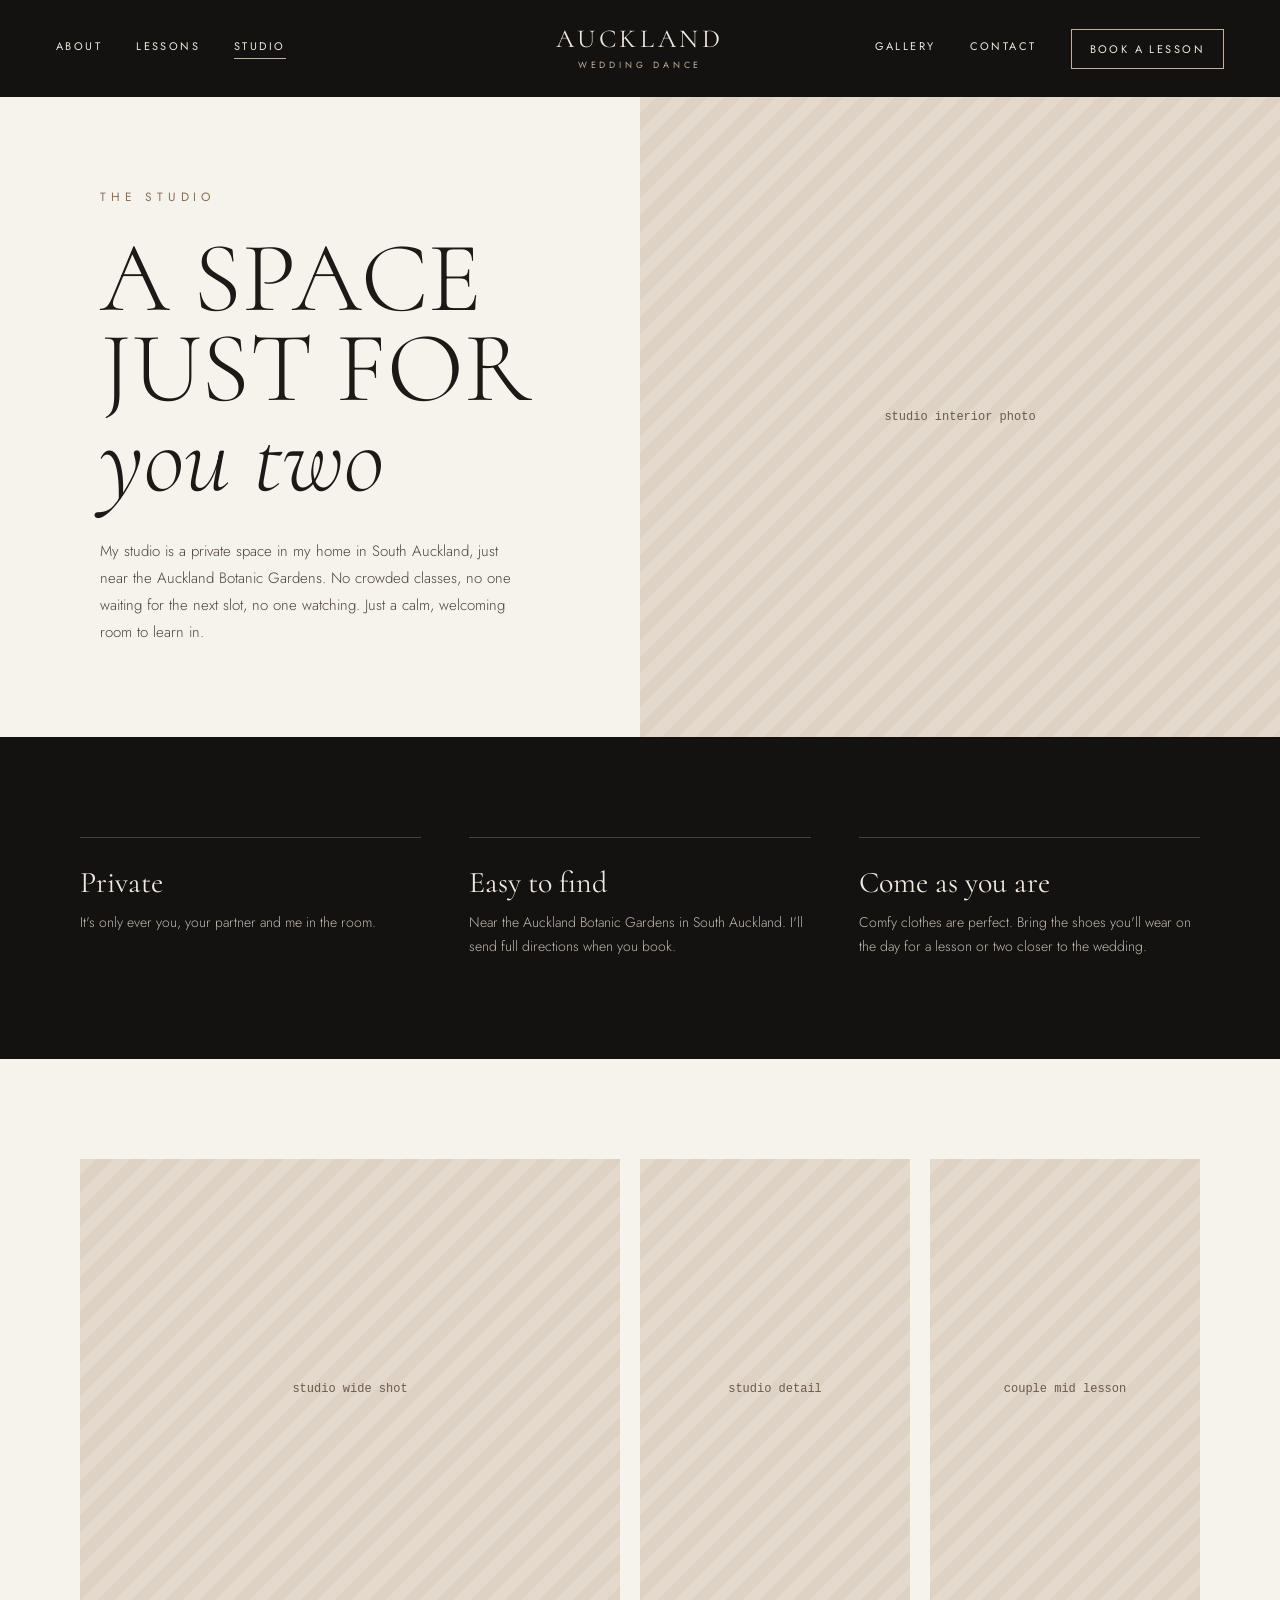
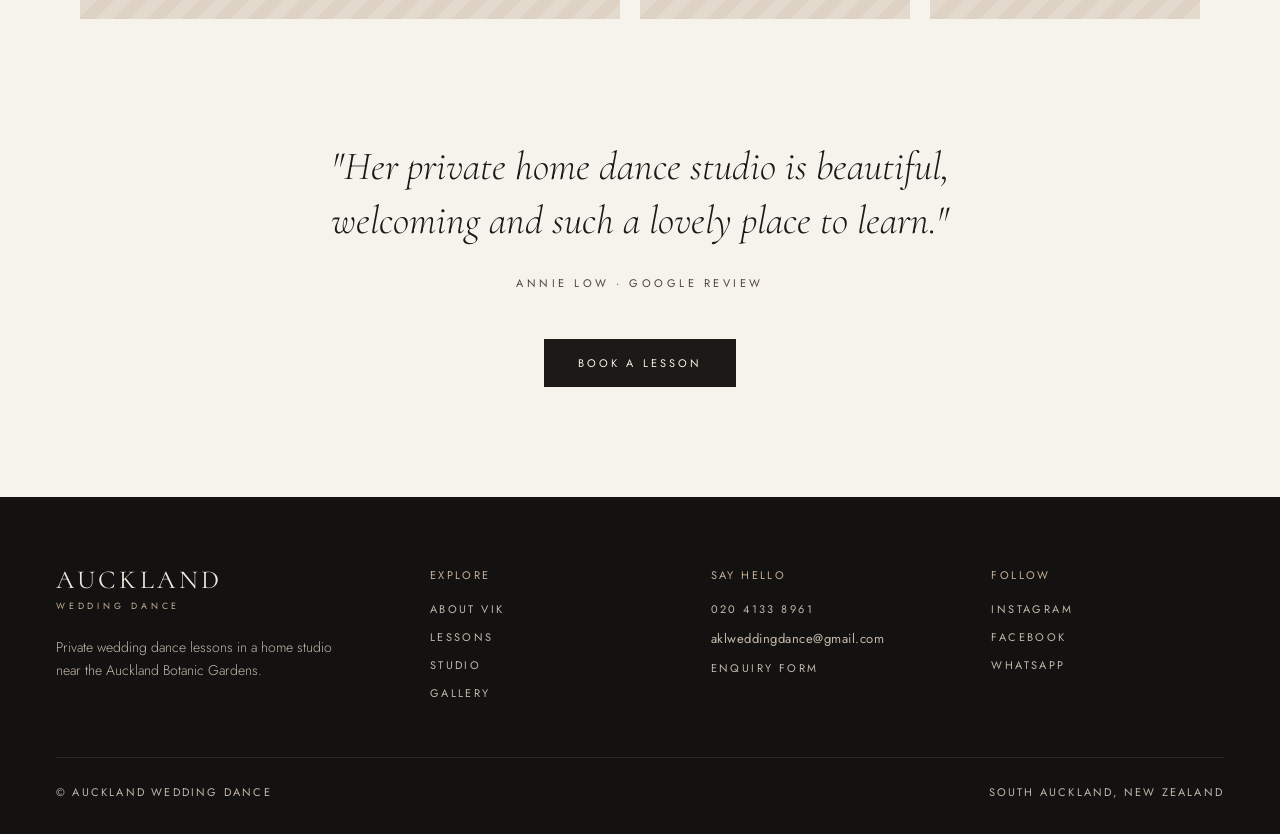
<file: studio.html>
<!DOCTYPE html>
<html lang="en-NZ">
<head>
<meta charset="utf-8">
<meta name="viewport" content="width=device-width, initial-scale=1">
<title>The Studio | Auckland Wedding Dance</title>
<meta name="description" content="A private home dance studio near the Auckland Botanic Gardens in South Auckland. No crowded classes and no one watching.">
<meta property="og:title" content="The Studio | Auckland Wedding Dance">
<meta property="og:description" content="A private home dance studio near the Auckland Botanic Gardens in South Auckland. No crowded classes and no one watching.">
<meta property="og:image" content="https://static.wixstatic.com/media/4f3e63_40fb00a6215446d28cd3415e03f6d78b~mv2.jpg/v1/fill/w_1200,h_630,al_c,q_85/og.jpg">
<link rel="preconnect" href="https://fonts.googleapis.com">
<link rel="preconnect" href="https://fonts.gstatic.com" crossorigin>
<link href="https://fonts.googleapis.com/css2?family=Cormorant:ital,wght@0,300;0,400;0,500;1,300;1,400&amp;family=Jost:wght@300;400;500&amp;family=Pinyon+Script&amp;display=swap" rel="stylesheet">
<link rel="stylesheet" href="styles.css">
</head>
<body>
<header class="site-header">
  <nav class="left" aria-label="Primary"><a href="about.html">About</a><a href="lessons.html">Lessons</a><a href="studio.html" aria-current="page">Studio</a></nav>
  <a class="logo" href="index.html" aria-label="Auckland Wedding Dance home"><div class="logo-main">AUCKLAND</div><div class="logo-sub">WEDDING DANCE</div></a>
  <nav class="right" aria-label="Secondary"><a href="gallery.html">Gallery</a><a href="contact.html">Contact</a><a class="btn-outline" href="contact.html">Book a lesson</a></nav>
  <button class="menu-toggle" aria-expanded="false" aria-controls="mobile-nav">Menu</button>
</header>
<nav class="mobile-nav" id="mobile-nav" aria-label="Mobile"><a href="index.html">Home</a><a href="about.html">About</a><a href="lessons.html">Lessons</a><a href="studio.html" aria-current="page">Studio</a><a href="gallery.html">Gallery</a><a href="contact.html">Contact</a><a class="btn-outline" href="contact.html">Book a lesson</a></nav>
<main>
<section class="feature" style="min-height:640px">
  <div class="feature-copy">
    <p class="eyebrow-lg" style="color:var(--bronze);margin-bottom:28px">The studio</p>
    <h1 class="display" style="font-size:100px">A space<br>just for <em>you two</em></h1>
    <p class="body" style="max-width:420px;margin-top:34px">My studio is a private space in my home in South Auckland, just near the Auckland Botanic Gardens. No crowded classes, no one waiting for the next slot, no one watching. Just a calm, welcoming room to learn in.</p>
  </div>
  <div class="placeholder" style="min-height:360px">studio interior photo</div>
</section>

<section class="dark" style="padding:100px 80px">
  <div class="cols-3">
    <div><h3 style="margin-top:0">Private</h3><p>It's only ever you, your partner and me in the room.</p></div>
    <div><h3 style="margin-top:0">Easy to find</h3><p>Near the Auckland Botanic Gardens in South Auckland. I'll send full directions when you book.</p></div>
    <div><h3 style="margin-top:0">Come as you are</h3><p>Comfy clothes are perfect. Bring the shoes you'll wear on the day for a lesson or two closer to the wedding.</p></div>
  </div>
</section>

<section class="studio-gallery">
  <div class="placeholder">studio wide shot</div>
  <div class="placeholder">studio detail</div>
  <div class="placeholder">couple mid lesson</div>
</section>

<section class="pull center" style="padding-top:20px">
  <blockquote>"Her private home dance studio is beautiful, welcoming and such a lovely place to learn."</blockquote>
  <cite>Annie Low · Google review</cite>
  <a class="btn" href="contact.html">Book a lesson</a>
</section>
</main>
<footer class="site-footer">
  <div class="footer-grid">
    <div><a class="logo" href="index.html"><div class="logo-main">AUCKLAND</div><div class="logo-sub">WEDDING DANCE</div></a><p style="font:300 14px/1.7 var(--sans);margin-top:24px;max-width:280px">Private wedding dance lessons in a home studio near the Auckland Botanic Gardens.</p></div>
    <div class="footer-col"><span class="label">Explore</span><a href="about.html">About Vik</a><a href="lessons.html">Lessons</a><a href="studio.html">Studio</a><a href="gallery.html">Gallery</a></div>
    <div class="footer-col"><span class="label">Say hello</span><a href="tel:+642041338961">020 4133 8961</a><a class="email" href="mailto:aklweddingdance@gmail.com">aklweddingdance@gmail.com</a><a href="contact.html">Enquiry form</a></div>
    <div class="footer-col"><span class="label">Follow</span><a href="https://www.instagram.com/aucklandweddingdance/">Instagram</a><a href="https://www.facebook.com/weddinglessons/">Facebook</a><a href="https://wa.me/642041338961">WhatsApp</a></div>
  </div>
  <div class="footer-base"><span>© Auckland Wedding Dance</span><span>South Auckland, New Zealand</span></div>
</footer>
<script src="main.js"></script>
</body>
</html>
</file>
<file: styles.css>
:root {
  --cream: #f6f2ec;
  --sand: #e3d9cc;
  --ink: #1c1916;
  --night: #141210;
  --paper: #efe8de;
  --gold: #c4b19b;
  --bronze: #8a6f55;
  --muted: #4d433a;
  --muted-dark: #c2b8ac;
  --rule: #ddd3c6;
  --rule-dark: #4a423a;
  --serif: "Cormorant", Georgia, serif;
  --sans: "Jost", system-ui, sans-serif;
  --script: "Pinyon Script", cursive;
  --gutter: 120px;
}

*, *::before, *::after { box-sizing: border-box; }
html { scroll-behavior: smooth; }
body { margin: 0; background: var(--cream); font-family: var(--sans); color: var(--ink); -webkit-font-smoothing: antialiased; }
img { display: block; max-width: 100%; }
a { color: inherit; text-decoration: none; transition: opacity .2s; cursor: pointer; }
a:hover { opacity: .7; }
p { margin: 0; }
em { font-style: italic; }
input::placeholder, textarea::placeholder { color: #9a8d80; }

/* ---------- type ---------- */
.eyebrow { font: 400 11px var(--sans); letter-spacing: .3em; text-transform: uppercase; }
.eyebrow-lg { font: 400 12px var(--sans); letter-spacing: .4em; text-transform: uppercase; }
.script { font: 400 44px/1 var(--script); color: var(--bronze); }
.body { font: 300 15px/1.8 var(--sans); color: var(--muted); text-wrap: pretty; }
.lede { font: 400 23px/1.5 var(--serif); }
.h-xl { font: 300 60px/1.05 var(--serif); margin: 0; }
.upper { text-transform: uppercase; }
.upper em { text-transform: none; }
.num { font: 400 11px var(--sans); letter-spacing: .28em; color: var(--gold); }

/* ---------- buttons ---------- */
.btn { display: inline-block; padding: 16px 34px; font: 400 11px var(--sans); letter-spacing: .28em; text-transform: uppercase; background: var(--ink); color: var(--cream); border: 0; cursor: pointer; }
.btn-light { background: var(--paper); color: var(--ink); }
.btn-cream { background: var(--cream); color: var(--ink); }
.link-line { display: inline-block; font: 400 11px var(--sans); letter-spacing: .28em; text-transform: uppercase; border-bottom: 1px solid currentColor; padding-bottom: 4px; }

/* ---------- sections ---------- */
.dark { background: var(--night); color: var(--paper); }
.dark .body { color: var(--muted-dark); }
.sand { background: var(--sand); }
.pad { padding: 110px var(--gutter); }
.center { text-align: center; display: flex; flex-direction: column; align-items: center; }
.split { display: grid; grid-template-columns: 1fr 1fr; gap: 80px; align-items: center; }
.cover { width: 100%; object-fit: cover; }
.placeholder { background: repeating-linear-gradient(135deg, #e3d9cc 0 12px, #ddd2c4 12px 24px); display: flex; align-items: center; justify-content: center; font: 400 12px ui-monospace, Menlo, monospace; color: #6b5a4a; }

/* ---------- header ---------- */
.site-header { background: var(--night); color: var(--paper); display: grid; grid-template-columns: 1fr auto 1fr; align-items: center; padding: 26px 56px; position: sticky; top: 0; z-index: 20; }
.site-header nav { display: flex; gap: 34px; align-items: center; font: 400 11px var(--sans); letter-spacing: .22em; text-transform: uppercase; }
.site-header nav.right { justify-content: flex-end; }
.site-header nav a:not(.btn-outline) { padding-bottom: 4px; border-bottom: 1px solid transparent; }
.site-header nav a[aria-current="page"] { border-bottom-color: var(--gold); }
.btn-outline { border: 1px solid var(--gold); padding: 11px 18px; }
.logo { text-align: center; display: block; }
.logo-main { font: 400 26px/1 var(--serif); letter-spacing: .14em; }
.logo-sub { font: 400 9px var(--sans); letter-spacing: .42em; margin-top: 6px; color: var(--gold); }
.menu-toggle { display: none; background: none; border: 0; color: var(--paper); font: 400 11px var(--sans); letter-spacing: .22em; text-transform: uppercase; cursor: pointer; padding: 8px 0; justify-self: end; }
.mobile-nav { display: none; }

/* ---------- hero ---------- */
.hero { position: relative; height: 720px; background: var(--night); overflow: hidden; }
.hero img { position: absolute; inset: 0; width: 100%; height: 100%; object-fit: cover; opacity: .72; filter: saturate(.7); }
.hero::after { content: ""; position: absolute; inset: 0; background: linear-gradient(180deg, rgba(20,18,16,.1), rgba(20,18,16,.6)); }
.hero-copy { position: absolute; left: 0; right: 0; bottom: 80px; z-index: 1; text-align: center; color: var(--cream); display: flex; flex-direction: column; align-items: center; padding: 0 16px; }
.hero-kicker { font: 400 12px var(--sans); letter-spacing: .4em; text-transform: uppercase; margin-bottom: 26px; }
.hero-line1 { font: 300 128px/.9 var(--serif); letter-spacing: .02em; text-transform: uppercase; }
.hero-line2 { font: italic 300 132px/.95 var(--serif); padding-bottom: 30px; }
.hero-actions { display: flex; gap: 28px; align-items: center; margin-top: 36px; flex-wrap: wrap; justify-content: center; }
.hero-ask { font: italic 400 20px var(--serif); border-bottom: 1px solid rgba(246,242,236,.6); }
.hero--short { height: 560px; }
.hero--short img { opacity: .6; }
.hero--short .hero-line1 { font-size: 110px; }
.hero--short .hero-line2 { font-size: 116px; padding-bottom: 0; }

.strip { display: flex; justify-content: center; align-items: center; gap: 22px; padding: 20px 16px; border-bottom: 1px solid var(--rule); font: 400 11px var(--sans); letter-spacing: .28em; text-transform: uppercase; color: var(--muted); flex-wrap: wrap; }
.strip i { width: 60px; height: 1px; background: #b8a48e; }

.statement { font: 400 50px/1.1 var(--serif); text-transform: uppercase; letter-spacing: .02em; max-width: 900px; text-wrap: balance; margin: 0; }
.statement em { text-transform: lowercase; font-weight: 300; }

/* ---------- home: teacher ---------- */
.teacher-photos { position: relative; height: 580px; }
.teacher-photos .main { position: absolute; right: 0; top: 0; width: 410px; height: 560px; object-fit: cover; object-position: center 20%; }
.teacher-photos .small { position: absolute; left: 0; bottom: 0; width: 190px; height: 240px; object-fit: cover; border: 10px solid var(--sand); }

/* ---------- home: ways ---------- */
.ways { display: grid; grid-template-columns: 320px 1fr 380px; gap: 56px; align-items: center; padding: 110px 80px; }
.ways > img { height: 420px; filter: grayscale(.3); }
.list-rows a, .list-rows > div { display: block; border-top: 1px solid var(--rule-dark); padding: 22px 0; }
.list-rows > :last-child { border-bottom: 1px solid var(--rule-dark); }
.row-title { font: 400 28px var(--serif); margin-top: 6px; }
.row-desc { font: 300 14px/1.6 var(--sans); color: var(--muted-dark); margin-top: 6px; }

/* ---------- reviews ---------- */
.reviews { background: var(--ink); color: var(--paper); padding: 110px 0 100px; border-top: 1px solid #2e2823; }
.reviews-head { display: flex; justify-content: space-between; align-items: flex-end; padding: 0 80px; margin-bottom: 48px; gap: 24px; }
.reviews-nav { display: flex; gap: 16px; }
.reviews-nav button { width: 52px; height: 52px; border-radius: 50%; border: 1px solid #6b5f54; background: transparent; color: var(--paper); font: 300 22px var(--serif); cursor: pointer; transition: border-color .2s; }
.reviews-nav button:hover { border-color: var(--paper); }
.track { display: flex; gap: 24px; overflow-x: auto; scroll-snap-type: x mandatory; scroll-padding-left: 80px; padding: 0 80px 6px; scrollbar-width: none; }
.track::-webkit-scrollbar { display: none; }
.review { flex: none; width: 440px; scroll-snap-align: start; border: 1px solid #3d3530; padding: 40px 36px; display: flex; flex-direction: column; min-height: 320px; margin: 0; }
.review .q { font: 300 80px/.5 var(--serif); color: var(--bronze); height: 34px; }
.review blockquote { margin: 0; font: italic 300 26px/1.45 var(--serif); flex: 1; text-wrap: pretty; }
.review figcaption { margin-top: 28px; padding-top: 18px; border-top: 1px solid #3d3530; display: flex; justify-content: space-between; gap: 12px; font: 400 11px var(--sans); letter-spacing: .26em; text-transform: uppercase; }
.review figcaption span:last-child { color: var(--gold); }
.review-cta { flex: none; width: 440px; scroll-snap-align: start; background: var(--paper); color: var(--ink); padding: 40px 36px; display: flex; flex-direction: column; justify-content: space-between; min-height: 320px; }
.review-cta .big { font: 300 50px/1.05 var(--serif); }
.track-end { flex: none; width: 56px; }

/* ---------- pull quote ---------- */
.pull { padding: 110px 200px; }
.pull blockquote { margin: 0; font: italic 300 40px/1.35 var(--serif); text-wrap: balance; }
.pull cite { display: block; font: normal 400 11px var(--sans); letter-spacing: .32em; text-transform: uppercase; margin-top: 28px; color: var(--muted); }
.pull .btn { margin-top: 48px; }

/* ---------- feature split (about / contact) ---------- */
.feature { display: grid; grid-template-columns: 1fr 1fr; min-height: 720px; }
.feature-copy { display: flex; flex-direction: column; justify-content: center; padding: 80px 100px; }
.display { font: 300 110px/.9 var(--serif); text-transform: uppercase; margin: 0; }
.display em { text-transform: none; }

.cols-3 { display: grid; grid-template-columns: repeat(3, minmax(0, 1fr)); gap: 48px; }
.cols-3 > div { border-top: 1px solid var(--rule-dark); padding-top: 26px; }
.cols-3 h3 { font: 400 30px var(--serif); margin: 10px 0; }
.cols-3 p { font: 300 14px/1.7 var(--sans); color: var(--muted-dark); }

/* ---------- lessons ---------- */
.services { padding: 0 var(--gutter) 110px; }
.service { padding: 60px 0; border-top: 1px solid var(--rule); }
.service:last-child { border-bottom: 1px solid var(--rule); }
.service img { height: 440px; }
.service .num { color: var(--bronze); letter-spacing: .3em; }
.service h2 { font: 300 54px/1 var(--serif); margin: 14px 0 20px; }
.service .body { max-width: 440px; }

.steps { display: grid; grid-template-columns: repeat(4, minmax(0, 1fr)); gap: 36px; }
.steps > div { border-top: 1px solid var(--ink); padding-top: 22px; }
.steps .roman { font: italic 300 52px/1 var(--serif); color: var(--bronze); }
.steps h3 { font: 400 26px var(--serif); margin: 12px 0 8px; }
.steps p { font: 300 14px/1.7 var(--sans); color: #3f372f; }

.faq-wrap { display: grid; grid-template-columns: 360px 1fr; gap: 80px; }
.faq { border-top: 1px solid var(--ink); }
.faq details { border-bottom: 1px solid var(--rule); }
.faq summary { list-style: none; display: flex; justify-content: space-between; align-items: center; gap: 16px; padding: 26px 0; font: 400 26px var(--serif); cursor: pointer; }
.faq summary::-webkit-details-marker { display: none; }
.faq summary::after { content: "+"; font: 300 28px var(--serif); color: var(--bronze); }
.faq details[open] summary::after { content: "−"; }
.faq details p { margin: 0 0 28px; max-width: 620px; }

/* ---------- studio ---------- */
.studio-gallery { display: grid; grid-template-columns: 2fr 1fr 1fr; gap: 20px; padding: 100px 80px; }
.studio-gallery > div { height: 460px; }

/* ---------- gallery ---------- */
.mosaic { display: grid; grid-template-columns: repeat(12, 1fr); gap: 16px; padding: 0 56px 110px; }
.mosaic > * { width: 100%; object-fit: cover; }
.s7 { grid-column: span 7; height: 560px; }
.s5 { grid-column: span 5; height: 560px; }
.s4 { grid-column: span 4; height: 480px; }
.s12 { grid-column: span 12; height: 520px; }
.gray { filter: grayscale(1); }

/* ---------- contact ---------- */
.contact { display: grid; grid-template-columns: 5fr 7fr; min-height: 780px; }
.contact-visual { position: relative; background: var(--night); overflow: hidden; min-height: 480px; }
.contact-visual img { position: absolute; inset: 0; width: 100%; height: 100%; object-fit: cover; opacity: .75; }
.contact-visual .copy { position: absolute; left: 56px; right: 56px; bottom: 56px; color: var(--cream); }
.contact-visual h1 { font: 300 84px/.92 var(--serif); text-transform: uppercase; margin: 0; }
.contact-visual h1 em { text-transform: none; }
.contact-visual .lines { display: flex; flex-direction: column; gap: 10px; margin-top: 30px; font: 400 20px var(--serif); }
.contact-form-wrap { padding: 90px 100px; display: flex; flex-direction: column; justify-content: center; }
.form { display: grid; grid-template-columns: 1fr 1fr; gap: 34px 28px; }
.field { display: flex; flex-direction: column; gap: 12px; font: 400 11px var(--sans); letter-spacing: .26em; text-transform: uppercase; color: var(--muted); border: 0; padding: 0; margin: 0; min-width: 0; }
.field input, .field textarea { border: 0; border-bottom: 1px solid var(--ink); background: transparent; padding: 8px 0; font: 400 22px var(--serif); color: var(--ink); outline: none; resize: none; border-radius: 0; letter-spacing: 0; text-transform: none; }
.field input:focus, .field textarea:focus { border-bottom-color: var(--bronze); }
.full { grid-column: 1 / -1; }
.chips { display: flex; gap: 10px; flex-wrap: wrap; }
.chip input { position: absolute; opacity: 0; pointer-events: none; }
.chip span { display: inline-block; border: 1px solid var(--ink); padding: 10px 18px; font: 400 18px var(--serif); letter-spacing: 0; text-transform: none; color: var(--ink); cursor: pointer; transition: background .2s, color .2s; }
.chip input:checked + span { background: var(--ink); color: var(--cream); }
.chip input:focus-visible + span { outline: 2px solid var(--bronze); outline-offset: 2px; }
.form-foot { display: flex; justify-content: space-between; align-items: center; gap: 20px; flex-wrap: wrap; }
.form-foot .note { font: italic 400 18px var(--serif); color: var(--muted); }
.form-foot .btn { padding: 17px 40px; }
.thanks { border-top: 1px solid var(--ink); border-bottom: 1px solid var(--ink); padding: 48px 0; }
.thanks h2 { font: 300 48px/1 var(--serif); margin: 0; }
.thanks p { margin-top: 16px; }

/* ---------- footer ---------- */
.site-footer { background: var(--night); color: var(--muted-dark); padding: 70px 56px 34px; }
.footer-grid { display: grid; grid-template-columns: 1.4fr 1fr 1fr 1fr; gap: 48px; padding-bottom: 56px; border-bottom: 1px solid #2e2823; }
.footer-grid .logo { text-align: left; color: var(--paper); }
.footer-grid .logo-sub { color: var(--gold); }
.footer-col { display: flex; flex-direction: column; gap: 12px; font: 400 11px var(--sans); letter-spacing: .22em; text-transform: uppercase; }
.footer-col .label { color: var(--gold); margin-bottom: 6px; }
.footer-col .email { text-transform: none; letter-spacing: .04em; font-size: 13px; }
.footer-base { display: flex; justify-content: space-between; gap: 16px; flex-wrap: wrap; padding-top: 26px; font: 400 11px var(--sans); letter-spacing: .2em; text-transform: uppercase; }

/* ---------- responsive ---------- */
@media (max-width: 1180px) {
  :root { --gutter: 64px; }
  .site-header { padding: 22px 32px; }
  .site-header nav { gap: 22px; }
  .ways { grid-template-columns: 1fr 1fr; padding: 90px 64px; }
  .ways > div:first-child { grid-column: 1 / -1; }
  .pull { padding: 90px 80px; }
  .feature-copy, .contact-form-wrap { padding: 72px 56px; }
  .display { font-size: 84px; }
  .steps { grid-template-columns: repeat(2, minmax(0, 1fr)); row-gap: 48px; }
}

@media (max-width: 900px) {
  :root { --gutter: 16px; }
  .site-header { grid-template-columns: 1fr auto; padding: 18px 16px; }
  .site-header nav { display: none; }
  .site-header .logo { text-align: left; }
  .logo-main { font-size: 22px; }
  .menu-toggle { display: block; }
  .mobile-nav { display: none; position: sticky; top: 71px; z-index: 19; background: var(--night); flex-direction: column; padding: 8px 16px 24px; border-top: 1px solid #2e2823; font: 400 12px var(--sans); letter-spacing: .22em; text-transform: uppercase; color: var(--paper); }
  .mobile-nav.open { display: flex; }
  .mobile-nav a { padding: 14px 0; border-bottom: 1px solid #2e2823; }
  .mobile-nav a[aria-current="page"] { color: var(--gold); }
  .mobile-nav .btn-outline { margin-top: 18px; text-align: center; border-bottom: 1px solid var(--gold); }

  .pad { padding: 72px 16px; }
  .hero { height: 78vh; min-height: 520px; }
  .hero--short { height: 420px; min-height: 0; }
  .hero-copy { bottom: 48px; }
  .hero-kicker { font-size: 10px; letter-spacing: .28em; margin-bottom: 18px; }
  .hero-line1 { font-size: 64px; }
  .hero-line2 { font-size: 70px; padding-bottom: 8px; }
  .hero--short .hero-line1 { font-size: 46px; }
  .hero--short .hero-line2 { font-size: 50px; }
  .strip { gap: 10px 14px; font-size: 10px; letter-spacing: .2em; }
  .strip i { width: 20px; }
  .statement { font-size: 32px; padding-top: 24px !important; }
  .h-xl { font-size: 44px; }
  .script { font-size: 36px; }

  .split, .feature, .contact, .faq-wrap { grid-template-columns: 1fr; gap: 40px; }
  .feature { min-height: 0; }
  .feature > img { min-height: 0 !important; height: 480px; }
  .feature-copy, .contact-form-wrap { padding: 56px 16px; }
  .display { font-size: 64px; }
  .teacher-photos { height: 460px; }
  .teacher-photos .main { width: 78%; height: 440px; }
  .teacher-photos .small { width: 42%; height: 200px; }

  .ways { grid-template-columns: 1fr; padding: 72px 16px; gap: 36px; }
  .ways > img { height: 300px; }

  .reviews { padding: 72px 0; }
  .reviews-head { padding: 0 16px; flex-direction: column; align-items: flex-start; }
  .track { padding: 0 16px 6px; scroll-padding-left: 16px; }
  .review, .review-cta { width: 84vw; padding: 32px 24px; }
  .review blockquote { font-size: 22px; }
  .review-cta .big { font-size: 40px; }
  .track-end { width: 1px; }

  .pull { padding: 72px 16px; }
  .pull blockquote { font-size: 28px; }
  .cols-3, .steps { grid-template-columns: 1fr; gap: 32px; }
  .service img { height: 300px; }
  .service h2 { font-size: 42px; }
  .service .text-first { order: 2; }
  .studio-gallery { grid-template-columns: 1fr; padding: 56px 16px; }
  .studio-gallery > div { height: 280px; }
  .mosaic { padding: 0 16px 72px; gap: 10px; }
  .s7, .s5, .s12 { grid-column: span 12; height: 340px; }
  .s4 { grid-column: span 6; height: 260px; }
  .s4:last-of-type { grid-column: span 12; }
  .contact-visual { min-height: 440px; }
  .contact-visual .copy { left: 16px; right: 16px; bottom: 32px; }
  .contact-visual h1 { font-size: 60px; }
  .form { grid-template-columns: 1fr; gap: 28px; }
  .site-footer { padding: 56px 16px 28px; }
  .footer-grid { grid-template-columns: 1fr 1fr; gap: 36px; }
  .footer-grid > div:first-child { grid-column: 1 / -1; }
}
</file>
